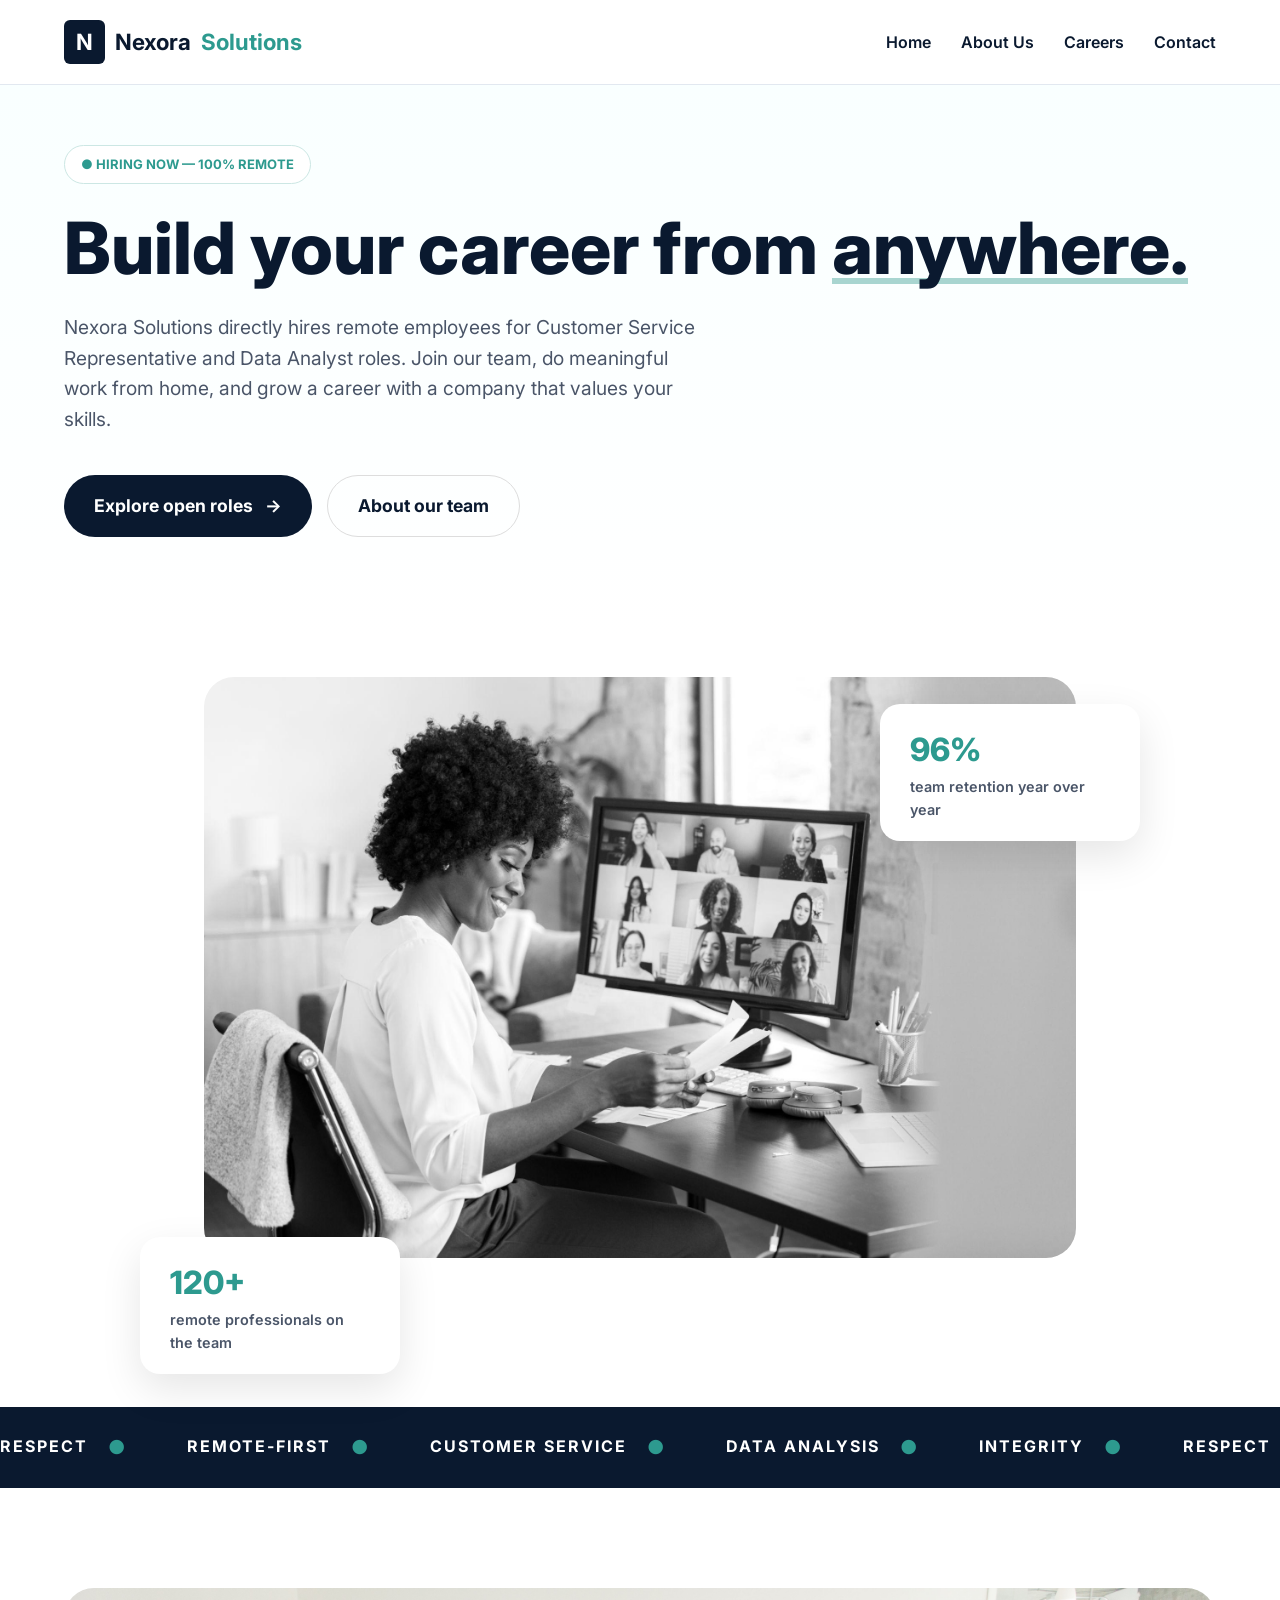
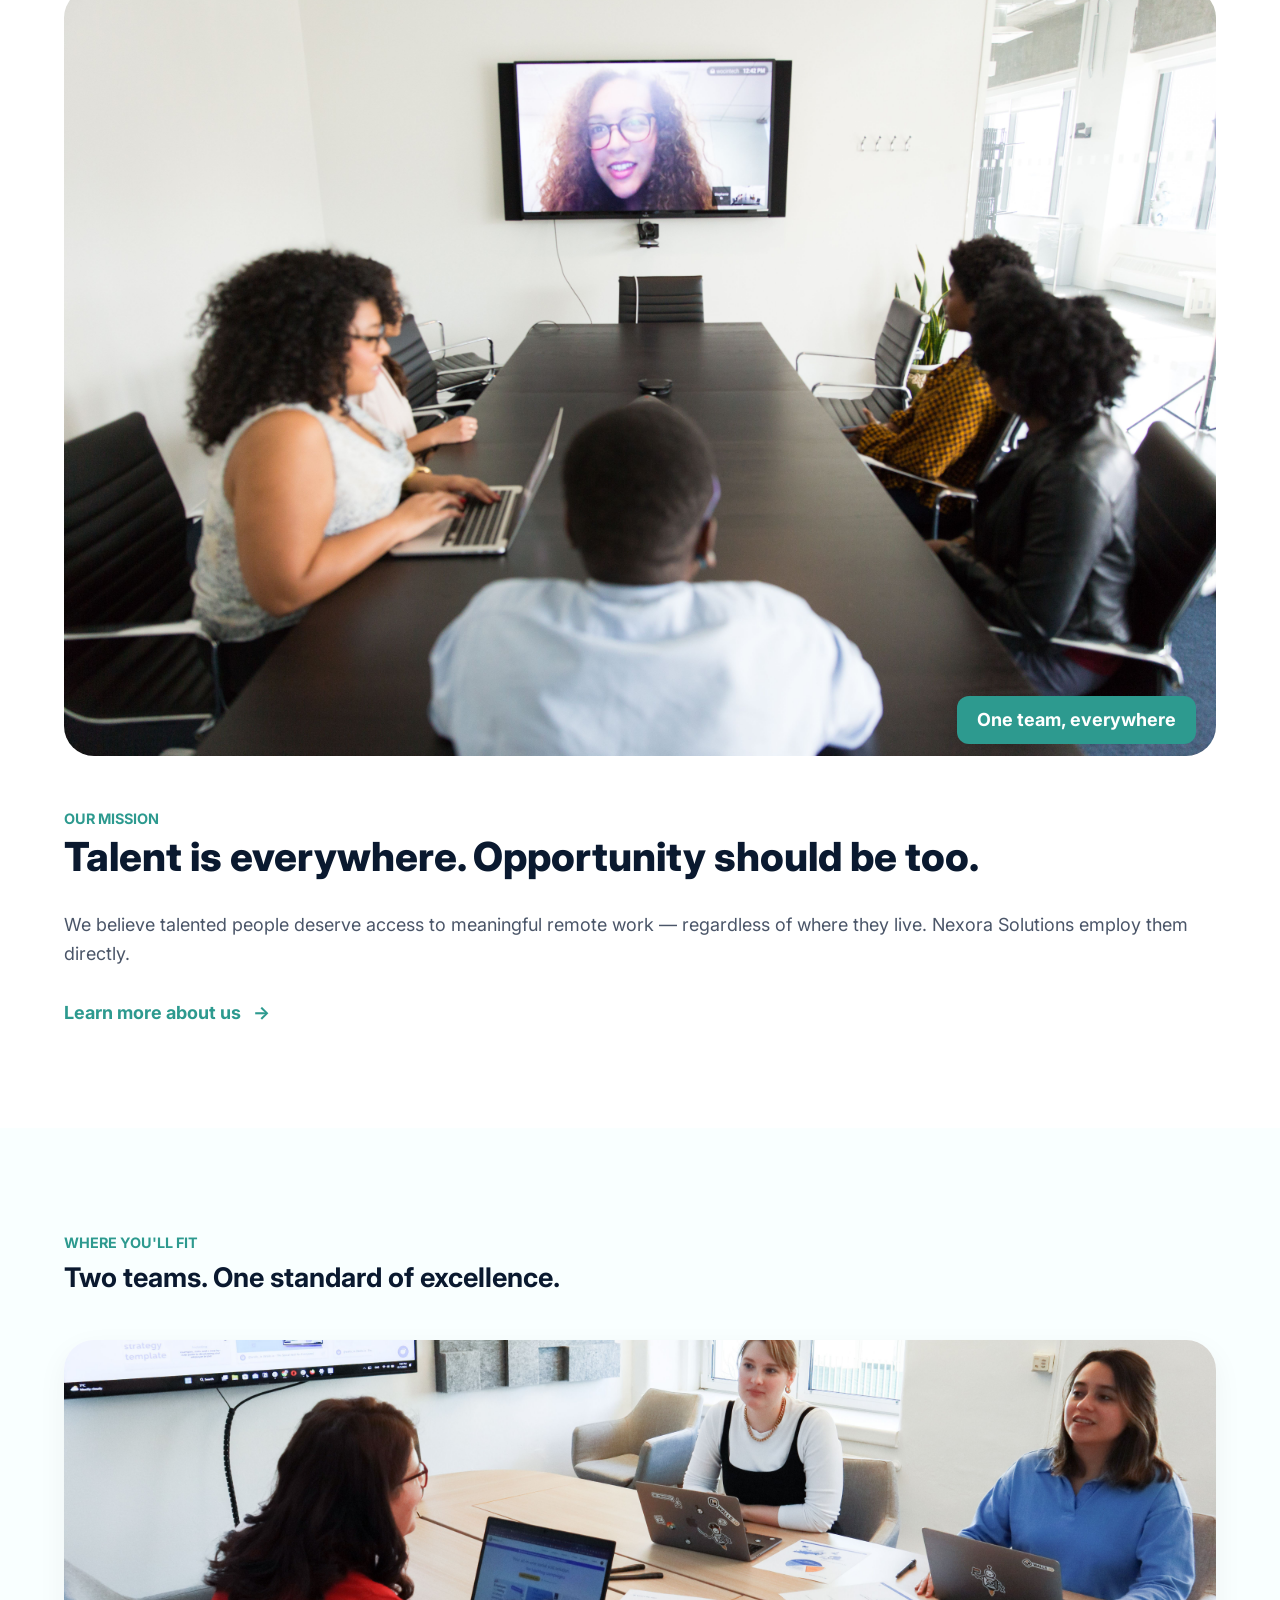
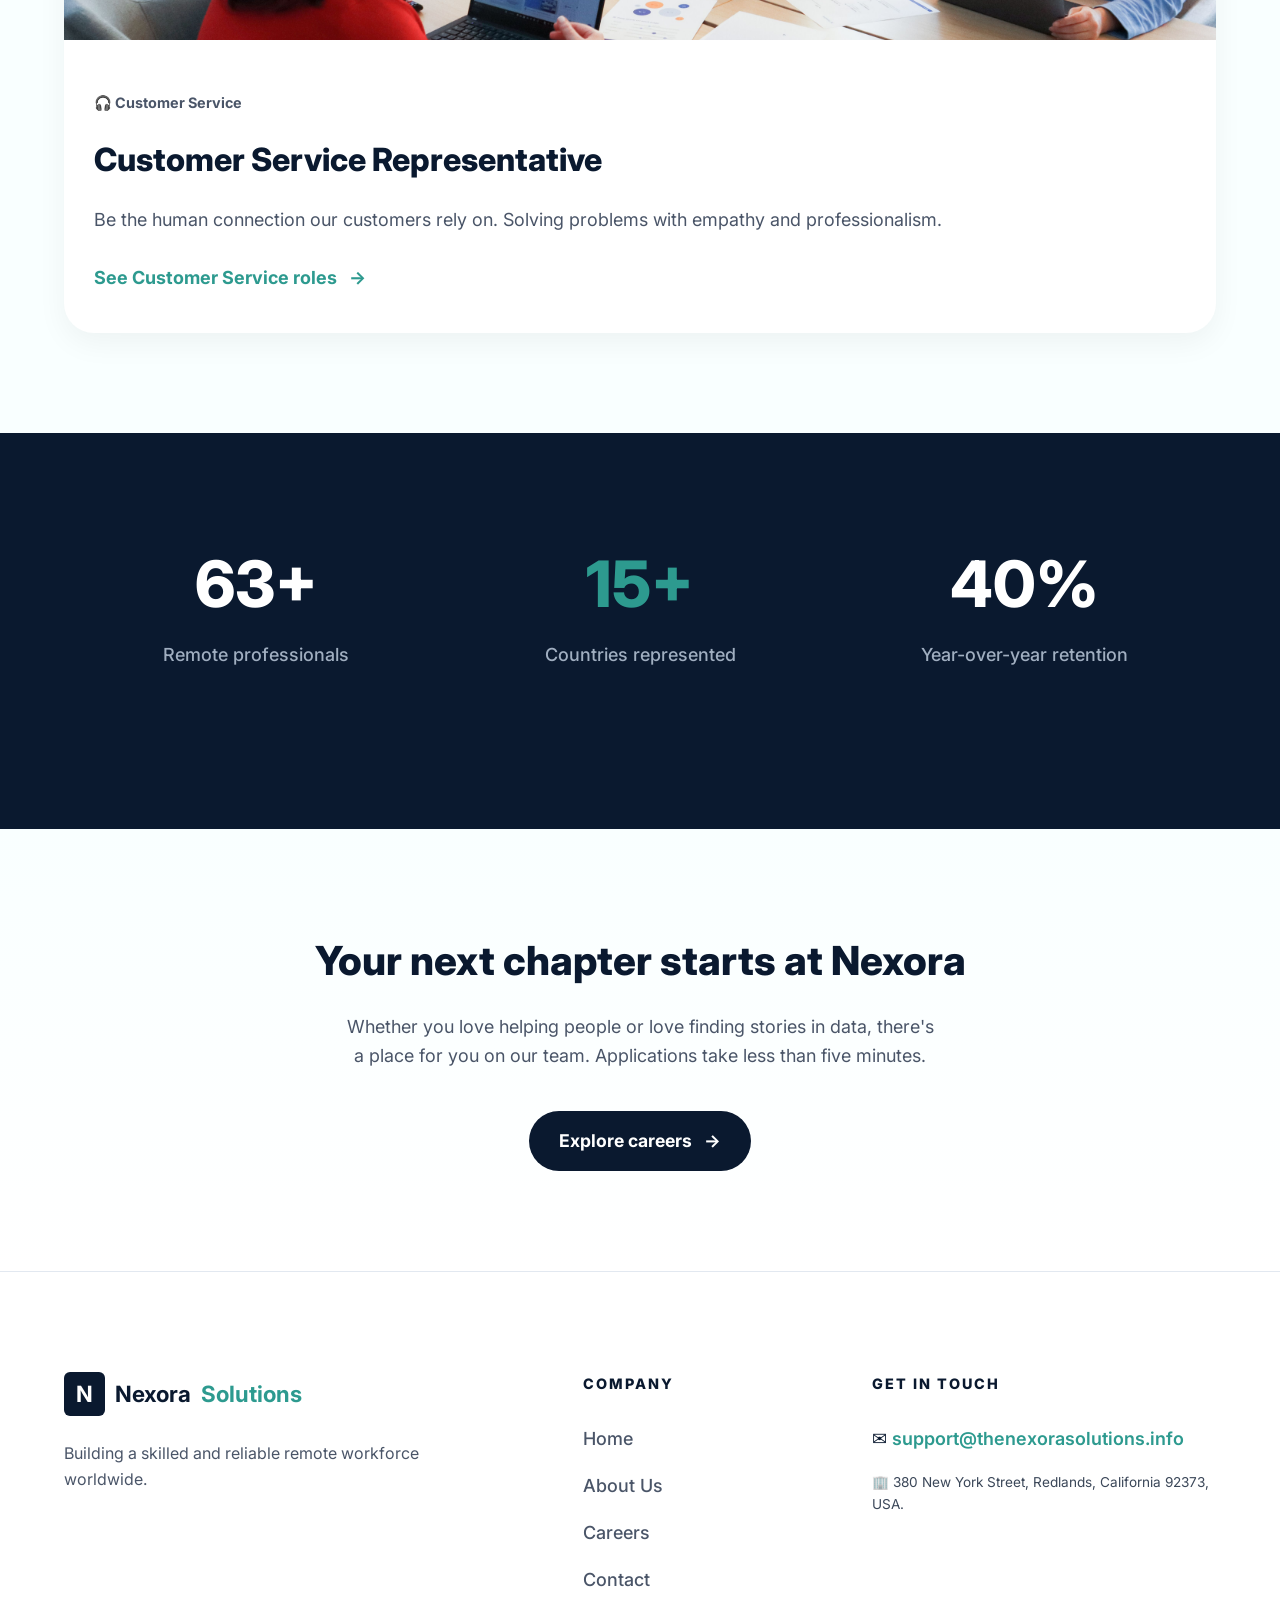
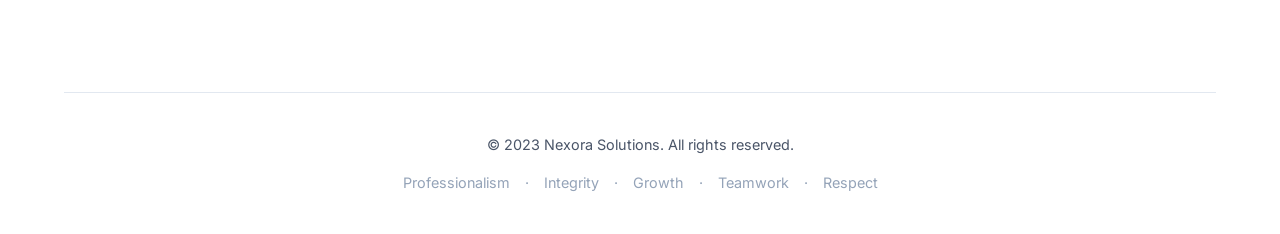
<file: index.html>
<!DOCTYPE html>
<html lang="en">
<head>
    <!-- Google tag (gtag.js) -->
    <script async src="https://www.googletagmanager.com/gtag/js?id=G-X53CKTHE0B"></script>
    <script>
      window.dataLayer = window.dataLayer || [];
      function gtag(){dataLayer.push(arguments);}
      gtag('js', new Date());
      gtag('config', 'G-X53CKTHE0B');
    </script>

    <meta charset="UTF-8">
    <meta name="viewport" content="width=device-width, initial-scale=1.0">
    <title>Nexora Solutions | Home</title>
    <!-- Professional Large Font -->
    <link href="https://fonts.googleapis.com/css2?family=Inter:wght@400;500;600;700;800&display=swap" rel="stylesheet">
    <style>
        :root {
            --navy: #0A192F;
            --teal: #2D9A8F;
            --light-teal: #f0fafa;
            --text-dark: #0A192F;
            --text-gray: #4A5568;
            --border: #E2E8F0;
        }

        /* --- GLOBAL STYLE --- */
        * { margin: 0; padding: 0; box-sizing: border-box; font-family: 'Inter', sans-serif; }
        body { background: #fff; color: var(--text-dark); line-height: 1.6; font-size: 18px; overflow-x: hidden; }

        /* --- NAVIGATION --- */
        nav { 
            display: flex; justify-content: space-between; align-items: center; 
            padding: 20px 5%; background: #fff; border-bottom: 1px solid var(--border); 
            position: sticky; top: 0; z-index: 1000; 
        }
        .logo { display: flex; align-items: center; gap: 10px; text-decoration: none; font-weight: 700; color: var(--navy); font-size: 1.4rem; }
        .logo span { color: var(--teal); }
        .logo-box { background: var(--navy); color: white; padding: 4px 12px; border-radius: 6px; }
        .nav-links { display: none; list-style: none; gap: 30px; }
        .nav-links a { text-decoration: none; color: var(--navy); font-weight: 600; font-size: 1rem; }
        .burger { font-size: 32px; cursor: pointer; display: block; }

        /* --- MOBILE MENU OVERLAY --- */
        .mobile-overlay {
            position: fixed; top: 0; right: -100%; width: 100%; height: 100%;
            background: rgba(10, 25, 47, 0.4); z-index: 2000; transition: 0.3s;
        }
        .mobile-overlay.active { right: 0; }
        .menu-content {
            position: absolute; right: 0; width: 85%; height: 100%;
            background: #fff; padding: 40px 30px; display: flex; flex-direction: column;
            box-shadow: -10px 0 30px rgba(0,0,0,0.1);
        }
        .close-menu { align-self: flex-end; font-size: 40px; cursor: pointer; color: var(--teal); margin-bottom: 20px; }
        .menu-links a { 
            text-decoration: none; color: var(--text-dark); font-size: 1.4rem; 
            font-weight: 700; padding: 20px 0; border-bottom: 1px dashed #E2E8F0; display: block;
        }
        .menu-pill-btn { background: var(--navy); color: white !important; padding: 18px; border-radius: 50px; text-align: center; margin-top: 40px; font-weight: 700; text-decoration: none; display: block; }

        /* --- HERO SECTION --- */
        .hero { padding: 60px 5%; background: linear-gradient(180deg, #F9FFFF 0%, #fff 100%); text-align: left; }
        .badge { display: inline-block; padding: 8px 16px; border: 1px solid #cce7e4; color: var(--teal); border-radius: 50px; font-size: 13px; font-weight: 700; margin-bottom: 24px; background: #fff; }
        h1 { font-size: 3.2rem; line-height: 1.1; font-weight: 800; margin-bottom: 25px; }
        .underline { border-bottom: 6px solid #A8D5D0; display: inline-block; line-height: 0.85; }
        .hero-p { color: var(--text-gray); font-size: 1.2rem; max-width: 650px; margin-bottom: 40px; }
        
        .btn-group { display: flex; flex-wrap: wrap; gap: 15px; margin-bottom: 40px; }
        .btn { padding: 16px 30px; border-radius: 50px; text-decoration: none; font-weight: 700; display: inline-flex; align-items: center; transition: 0.3s; font-size: 1.1rem; }
        .btn-navy { background: var(--navy); color: white; }
        .btn-outline { border: 1px solid #ddd; color: var(--text-dark); }

        /* --- STATS IMAGE AREA --- */
        .stats-image-area { padding: 40px 5%; position: relative; max-width: 1000px; margin: 0 auto; }
        .stats-image-area img { width: 100%; border-radius: 30px; filter: grayscale(100%); }
        .float-card { position: absolute; background: #fff; padding: 20px 30px; border-radius: 20px; box-shadow: 0 15px 40px rgba(0,0,0,0.1); width: 260px; z-index: 10; }
        .card-96 { top: 10%; right: 0; }
        .card-120 { bottom: -10%; left: 0; }
        .float-card h3 { color: var(--teal); font-size: 2rem; font-weight: 800; }
        .float-card p { font-size: 0.9rem; color: var(--text-gray); font-weight: 600; }

        /* --- MARQUEE ANIMATION --- */
        .marquee { 
            background: var(--navy); 
            color: #fff; 
            padding: 25px 0; 
            overflow: hidden; 
            display: flex; 
            margin-top: 100px;
            white-space: nowrap;
        }
        .marquee-inner {
            display: flex;
            gap: 60px;
            animation: scroll-marquee 30s linear infinite;
        }
        .marquee span { 
            flex-shrink: 0; 
            text-transform: uppercase; 
            color: #fff; 
            font-weight: 700; 
            letter-spacing: 2px; 
            font-size: 1rem;
            display: flex;
            align-items: center;
        }
        .marquee b { color: var(--teal); margin-left: 20px; font-size: 1.2rem;}

        @keyframes scroll-marquee {
            0% { transform: translateX(0); }
            100% { transform: translateX(-50%); }
        }

        /* --- OUR MISSION --- */
        .mission { padding: 100px 5%; }
        .mission-img-wrap { position: relative; margin-bottom: 40px; }
        .mission-img-wrap img { width: 100%; border-radius: 30px; }
        .one-team-badge { position: absolute; bottom: 20px; right: 20px; background: var(--teal); color: #fff; padding: 10px 20px; border-radius: 12px; font-weight: 700; }
        .section-header { color: var(--teal); font-weight: 700; font-size: 0.9rem; text-transform: uppercase; margin-bottom: 15px; display: block; }
        .mission h2 { font-size: 2.5rem; font-weight: 800; line-height: 1.2; margin-bottom: 30px; }
        .mission p { color: var(--text-gray); margin-bottom: 30px; }
        .learn-more { color: var(--teal); text-decoration: none; font-weight: 700; display: flex; align-items: center; gap: 8px; }

        /* --- WHERE YOU'LL FIT --- */
        .where-fit { padding: 100px 5%; background: #F9FFFF; }
        .team-card { background: #fff; border-radius: 30px; overflow: hidden; box-shadow: 0 10px 30px rgba(0,0,0,0.05); margin-top: 40px; }
        .team-card-img { width: 100%; height: 300px; object-fit: cover; }
        .team-card-body { padding: 40px 30px; }
        .dept-badge { display: inline-flex; align-items: center; gap: 8px; font-weight: 700; font-size: 0.9rem; color: var(--text-gray); margin-bottom: 20px; }
        .team-card h3 { font-size: 2rem; font-weight: 800; margin-bottom: 20px; }
        .team-card p { color: var(--text-gray); margin-bottom: 30px; }

        /* --- DARK STATS SECTION --- */
        .dark-stats { background: var(--navy); color: #fff; padding: 100px 5%; text-align: center; }
        .stat-box { margin-bottom: 60px; }
        .stat-box h2 { font-size: 4rem; font-weight: 800; margin-bottom: 5px; }
        .stat-box h2.teal-text { color: var(--teal); }
        .stat-box p { color: #a0aec0; font-weight: 500; }

        /* --- FINAL CTA --- */
        .final-cta { padding: 100px 5%; background: linear-gradient(180deg, #F9FFFF 0%, #fff 100%); text-align: center; }
        .final-cta h2 { font-size: 2.5rem; font-weight: 800; margin-bottom: 20px; }
        .final-cta p { color: var(--text-gray); margin-bottom: 40px; max-width: 600px; margin-left: auto; margin-right: auto; }

        /* --- FOOTER --- */
        footer { padding: 100px 5% 40px; border-top: 1px solid var(--border); background: #fff; }
        .footer-grid { display: grid; grid-template-columns: 1fr; gap: 60px; text-align: left; }
        .footer-header { font-size: 0.9rem; font-weight: 800; letter-spacing: 2px; text-transform: uppercase; margin-bottom: 30px; color: var(--navy); }
        
        .footer-links, .contact-list { 
            list-style: none !important; 
            padding: 0 !important; 
        }
        .footer-links li, .contact-list li { margin-bottom: 18px; }
        .footer-links a { text-decoration: none; color: var(--text-gray); font-weight: 500; }

        .footer-bottom { border-top: 1px solid var(--border); margin-top: 80px; padding-top: 40px; text-align: center; }
        .principles-list { display: flex; gap: 15px; color: #94a3b8; font-size: 0.9rem; justify-content: center; margin-top: 15px; flex-wrap: wrap; }

        @media (min-width: 1024px) {
            .nav-links { display: flex; } .burger { display: none; }
            h1 { font-size: 4.5rem; }
            .footer-grid { grid-template-columns: 2fr 1fr 1.5fr; }
            .where-fit-grid { display: grid; grid-template-columns: 1fr 1fr; gap: 30px; }
            .dark-stats-grid { display: grid; grid-template-columns: 1fr 1fr 1fr; }
        }
    </style>
</head>
<body>

    <!-- Header Navigation -->
    <nav>
        <a href="index.html" class="logo"><div class="logo-box">N</div> Nexora <span>Solutions</span></a>
        <ul class="nav-links">
            <li><a href="index.html">Home</a></li>
            <li><a href="about.html">About Us</a></li>
            <li><a href="careers.html">Careers</a></li>
            <li><a href="contact.html">Contact</a></li>
        </ul>
        <div class="burger" onclick="toggleMenu()">☰</div>
    </nav>

    <!-- Mobile Slide-out Menu -->
    <div class="mobile-overlay" id="mobileMenu">
        <div class="menu-content">
            <div class="close-menu" onclick="toggleMenu()">✕</div>
            <div class="menu-links">
                <a href="index.html">Home</a>
                <a href="about.html">About Us</a>
                <a href="careers.html">Careers</a>
                <a href="contact.html">Contact</a>
            </div>
            <a href="careers.html" class="menu-pill-btn">View open roles &nbsp; →</a>
        </div>
    </div>

    <!-- Hero Section -->
    <header class="hero">
        <div class="badge">● HIRING NOW — 100% REMOTE</div>
        <h1>Build your career from <span class="underline">anywhere.</span></h1>
        <p class="hero-p">Nexora Solutions directly hires remote employees for Customer Service Representative and Data Analyst roles. Join our team, do meaningful work from home, and grow a career with a company that values your skills.</p>
        <div class="btn-group">
            <a href="careers.html" class="btn btn-navy">Explore open roles &nbsp; →</a>
            <a href="about.html" class="btn btn-outline">About our team</a>
        </div>
    </header>

    <!-- Stats Image Area -->
    <section class="stats-image-area">
        <img src="teams.jpeg" alt="Professional working">
        <div class="float-card card-96">
            <h3><span class="count" data-target="96">0</span>%</h3>
            <p>team retention year over year</p>
        </div>
        <div class="float-card card-120">
            <h3><span class="count" data-target="120">0</span>+</h3>
            <p>remote professionals on the team</p>
        </div>
    </section>

    <!-- Scrolling Marquee -->
    <div class="marquee">
        <div class="marquee-inner">
            <span>RESPECT <b>●</b></span> <span>REMOTE-FIRST <b>●</b></span> <span>CUSTOMER SERVICE <b>●</b></span> <span>DATA ANALYSIS <b>●</b></span> <span>INTEGRITY <b>●</b></span>
            <!-- Loop -->
            <span>RESPECT <b>●</b></span> <span>REMOTE-FIRST <b>●</b></span> <span>CUSTOMER SERVICE <b>●</b></span> <span>DATA ANALYSIS <b>●</b></span> <span>INTEGRITY <b>●</b></span>
        </div>
    </div>

    <!-- Our Mission -->
    <section class="mission">
        <div class="mission-img-wrap">
            <img src="nexora.jpg" alt="Mission">
            <div class="one-team-badge">One team, everywhere</div>
        </div>
        <span style="color:var(--teal); font-weight:700; font-size:0.9rem; text-transform:uppercase;">OUR MISSION</span>
        <h2>Talent is everywhere. Opportunity should be too.</h2>
        <p>We believe talented people deserve access to meaningful remote work — regardless of where they live. Nexora Solutions employ them directly.</p>
        <a href="about.html" class="learn-more">Learn more about us &nbsp; →</a>
    </section>

    <!-- Where You'll Fit -->
    <section class="where-fit">
        <span style="color:var(--teal); font-weight:700; font-size:0.9rem; text-transform:uppercase;">WHERE YOU'LL FIT</span>
        <h2>Two teams. One standard of excellence.</h2>
        <div class="team-card">
            <img src="work.jpg" class="team-card-img" alt="Customer Service Team">
            <div class="team-card-body">
                <div class="dept-badge">🎧 Customer Service</div>
                <h3>Customer Service Representative</h3>
                <p>Be the human connection our customers rely on. Solving problems with empathy and professionalism.</p>
                <a href="careers.html" style="color:var(--teal); font-weight:700; text-decoration:none;">See Customer Service roles &nbsp; →</a>
            </div>
        </div>
    </section>

    <!-- Dark Stats Section -->
    <section class="dark-stats">
        <div class="dark-stats-grid">
            <div class="stat-box">
                <h2><span class="count" data-target="120">0</span>+</h2>
                <p>Remote professionals</p>
            </div>
            <div class="stat-box">
                <h2 class="teal-text"><span class="count" data-target="15">0</span>+</h2>
                <p>Countries represented</p>
            </div>
            <div class="stat-box">
                <h2><span class="count" data-target="96">0</span>%</h2>
                <p>Year-over-year retention</p>
            </div>
        </div>
    </section>

    <!-- CTA -->
    <section class="final-cta">
        <h2>Your next chapter starts at Nexora</h2>
        <p>Whether you love helping people or love finding stories in data, there's a place for you on our team. Applications take less than five minutes.</p>
        <a href="careers.html" class="btn btn-navy">Explore careers &nbsp; →</a>
    </section>

    <!-- Organized Footer -->
    <footer>
        <div class="footer-grid">
            <div>
                <a href="index.html" class="logo"><div class="logo-box">N</div> Nexora <span>Solutions</span></a>
                <p style="margin-top:25px; color:var(--text-gray); max-width: 400px; font-size: 1rem;">Building a skilled and reliable remote workforce worldwide.</p>
            </div>
            <div>
                <h4 class="footer-header">Company</h4>
                <ul class="footer-links">
                    <li><a href="index.html">Home</a></li>
                    <li><a href="about.html">About Us</a></li>
                    <li><a href="careers.html">Careers</a></li>
                    <li><a href="contact.html">Contact</a></li>
                </ul>
            </div>
            <div>
                <h4 class="footer-header">Get In Touch</h4>
                <ul class="contact-list">
                    <li>✉ <a href="mailto:support@thenexorasolutions.info" style="color:var(--teal); text-decoration:none; font-weight:600;">support@thenexorasolutions.info</a></li>
                    <li style="font-size: 0.85rem; opacity: 0.8; margin-top: 10px;">🏢 380 New York Street, Redlands, California 92373, USA.</li>
                </ul>
            </div>
        </div>
        <div class="footer-bottom">
            <p style="color:var(--text-gray); font-size:0.9rem;">© 2023 Nexora Solutions. All rights reserved.</p>
            <div class="principles-list">
                <span>Professionalism</span> · <span>Integrity</span> · <span>Growth</span> · <span>Teamwork</span> · <span>Respect</span>
            </div>
        </div>
    </footer>

    <!-- JAVASCRIPT FOR MENU & COUNTING ANIMATION -->
    <script>
        function toggleMenu() { document.getElementById('mobileMenu').classList.toggle('active'); }

        // --- FIXED NUMBER COUNTER ANIMATION ---
        const counters = document.querySelectorAll('.count');
        const speed = 200; 

        const countUp = (entries, observer) => {
            entries.forEach(entry => {
                // Changed threshold to 0.2 to make it trigger easier
                if (entry.isIntersecting) {
                    const target = entry.target;
                    const updateCount = () => {
                        const targetValue = +target.getAttribute('data-target');
                        const currentCount = +target.innerText;
                        // Ensuring increment is at least 1 so it doesn't get stuck
                        const increment = Math.max(1, targetValue / 50);

                        if (currentCount < targetValue) {
                            target.innerText = Math.ceil(currentCount + increment);
                            setTimeout(updateCount, 30);
                        } else {
                            target.innerText = targetValue;
                        }
                    };
                    updateCount();
                    observer.unobserve(target); 
                }
            });
        };

        const observer = new IntersectionObserver(countUp, { threshold: 0.2 });
        counters.forEach(counter => observer.observe(counter));
    </script>

    <!-- Statcounter code -->
    <div style="display:none;">
        <script type="text/javascript">
        var sc_project=13351368; 
        var sc_invisible=1; 
        var sc_security="508da928"; 
        var scJsHost = "https://";
        document.write("<sc"+"ript type='text/javascript' src='" + scJsHost+
        "statcounter.com/counter/counter.js'></"+"script>");
        </script>
    </div>
</body>
</html>
</file>
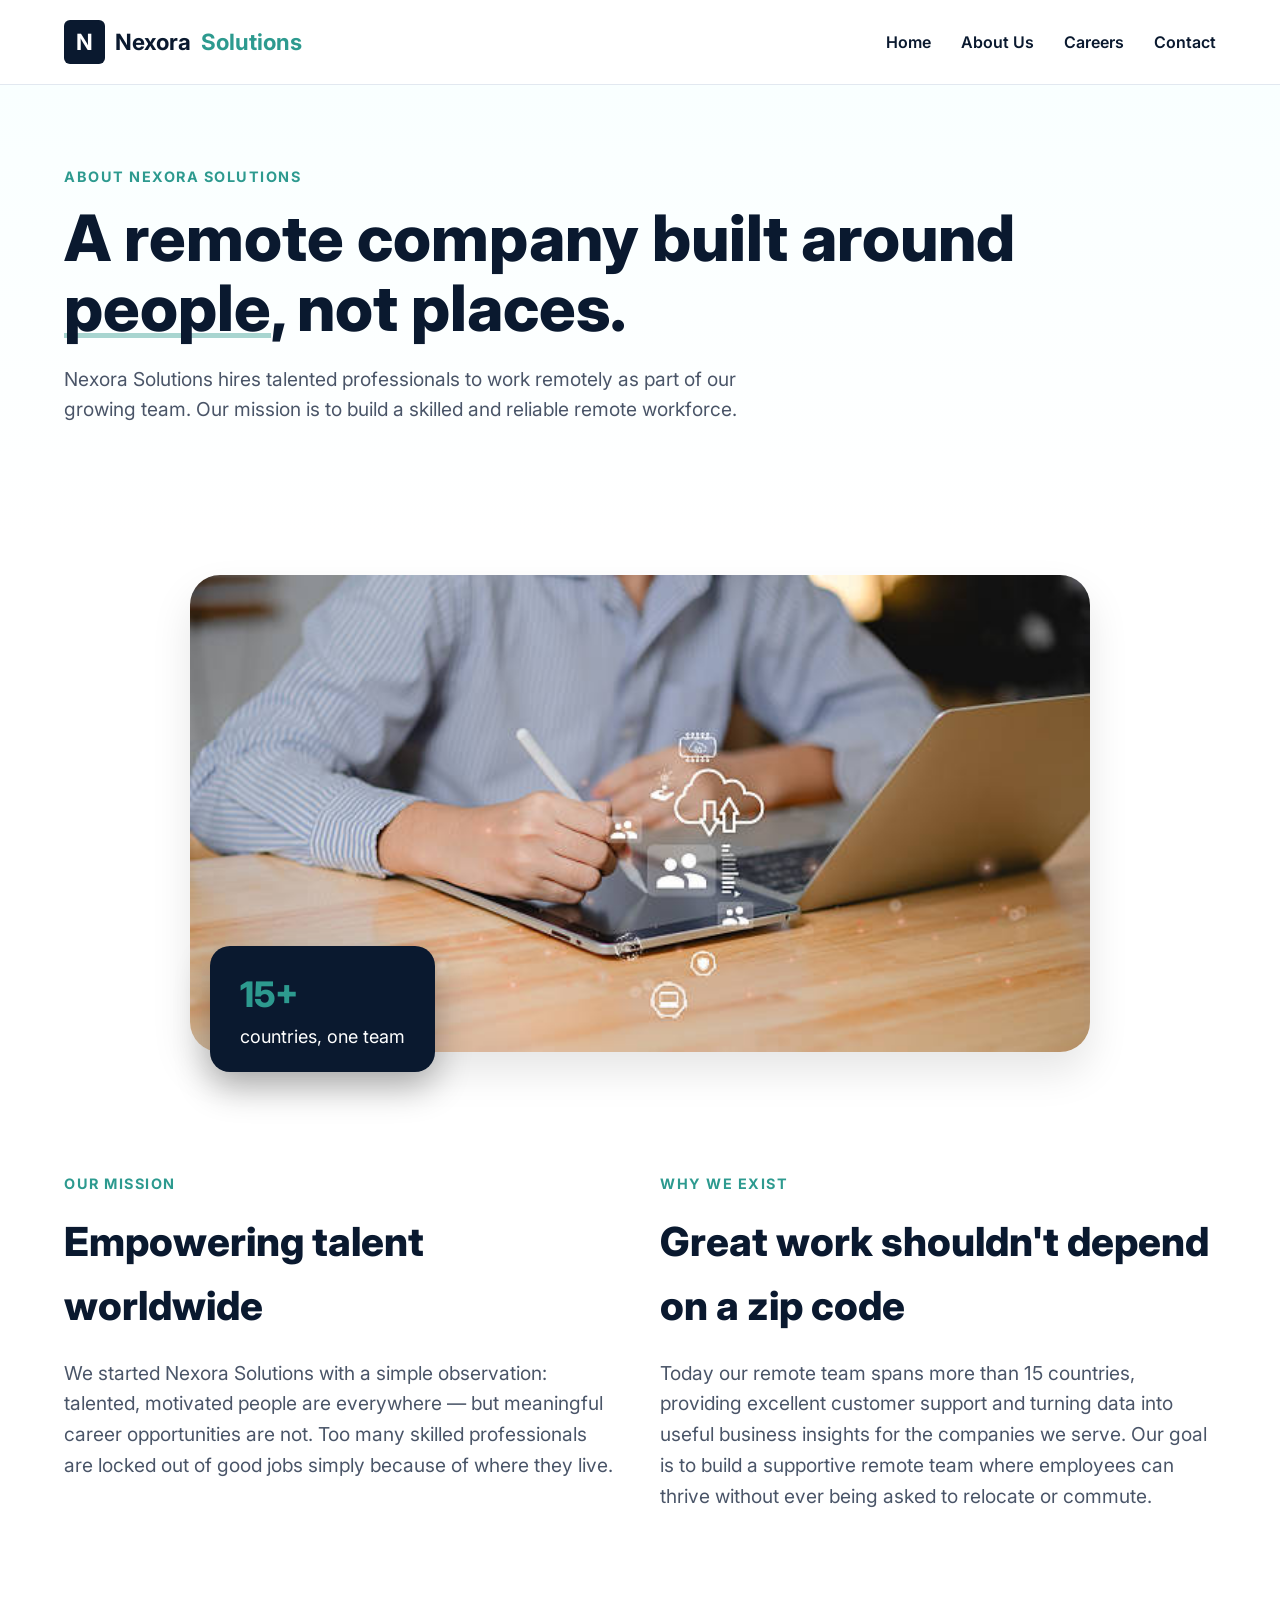
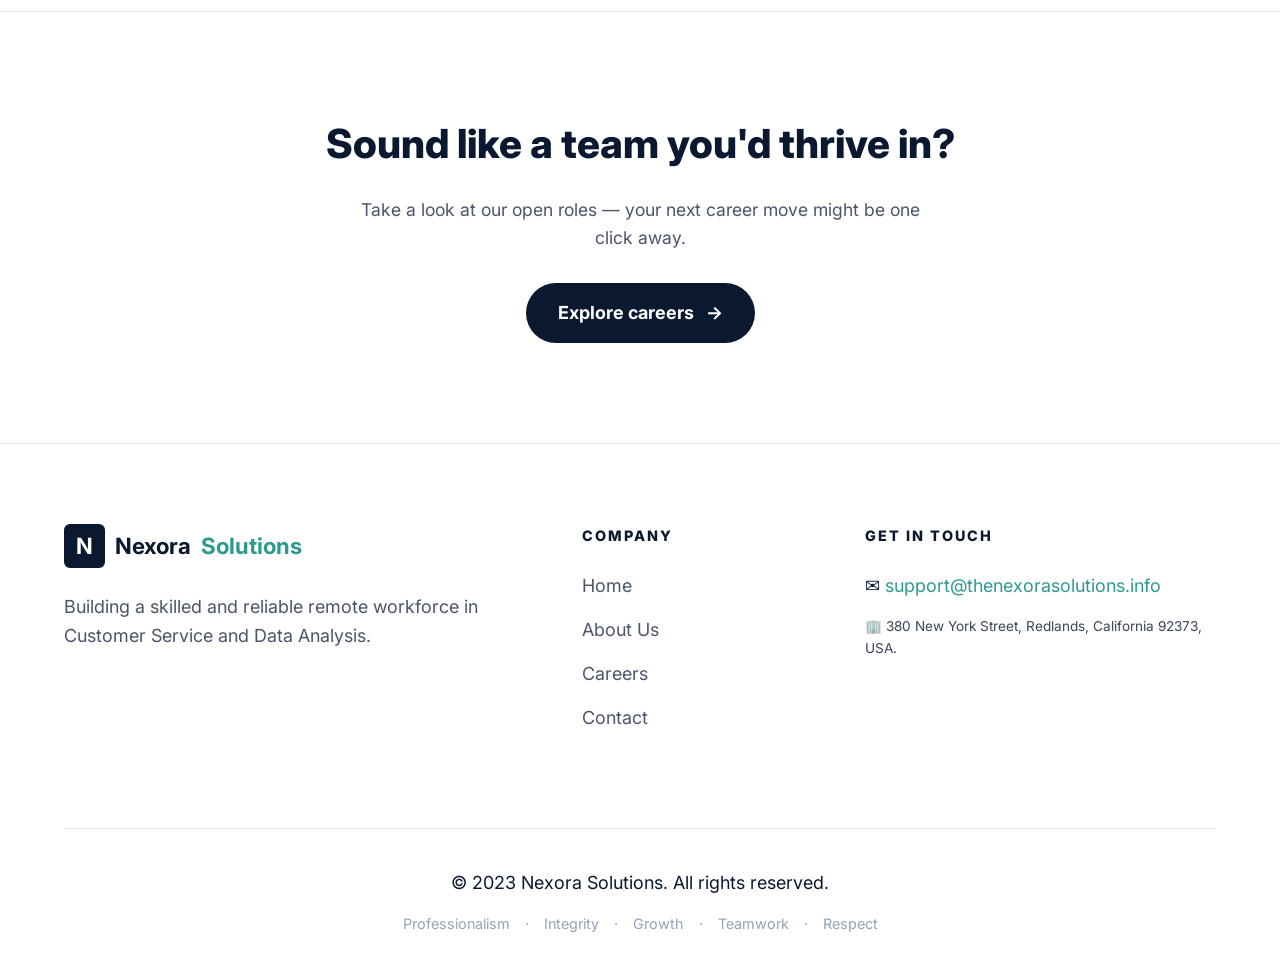
<file: about.html>
<!DOCTYPE html>
<html lang="en">
<head>
    <!-- Google tag (gtag.js) -->
    <script async src="https://www.googletagmanager.com/gtag/js?id=G-X53CKTHE0B"></script>
    <script>
      window.dataLayer = window.dataLayer || [];
      function gtag(){dataLayer.push(arguments);}
      gtag('js', new Date());

      gtag('config', 'G-X53CKTHE0B');
    </script>

    <meta charset="UTF-8">
    <meta name="viewport" content="width=device-width, initial-scale=1.0">
    <title>About Us | Nexora Solutions</title>
    <!-- Professional Font -->
    <link href="https://fonts.googleapis.com/css2?family=Inter:wght@400;500;600;700;800&display=swap" rel="stylesheet">
    
    <style>
        :root {
            --navy: #0A192F;
            --teal: #2D9A8F;
            --text-dark: #0A192F;
            --text-gray: #4A5568;
            --border: #E2E8F0;
            --light-bg: #F9FFFF;
        }

        /* --- GLOBAL STYLE --- */
        * { margin: 0; padding: 0; box-sizing: border-box; font-family: 'Inter', sans-serif; }
        body { background: #fff; color: var(--text-dark); line-height: 1.6; font-size: 18px; overflow-x: hidden; }

        /* --- NAVIGATION --- */
        nav { 
            display: flex; justify-content: space-between; align-items: center; 
            padding: 20px 5%; background: #fff; border-bottom: 1px solid var(--border); 
            position: sticky; top: 0; z-index: 1000; 
        }
        .logo { display: flex; align-items: center; gap: 10px; text-decoration: none; font-weight: 700; color: var(--navy); font-size: 1.4rem; }
        .logo span { color: var(--teal); }
        .logo-box { background: var(--navy); color: white; padding: 4px 12px; border-radius: 6px; }
        
        .nav-links { display: none; list-style: none; gap: 30px; }
        .nav-links a { text-decoration: none; color: var(--navy); font-weight: 600; font-size: 1rem; }
        .burger { font-size: 32px; cursor: pointer; display: block; }

        /* --- MOBILE MENU OVERLAY (FIXED VISIBILITY) --- */
        .mobile-overlay {
            position: fixed; top: 0; right: -100%; width: 100%; height: 100%;
            background: rgba(10, 25, 47, 0.4); z-index: 2000; transition: 0.3s;
        }
        .mobile-overlay.active { right: 0; }
        .menu-content {
            position: absolute; right: 0; width: 85%; height: 100%;
            background: #fff; padding: 40px 30px; display: flex; flex-direction: column;
            box-shadow: -10px 0 30px rgba(0,0,0,0.1);
        }
        .close-menu { align-self: flex-end; font-size: 40px; cursor: pointer; color: var(--teal); margin-bottom: 20px; }
        
        .menu-content a { 
            text-decoration: none; color: var(--text-dark); 
            font-size: 1.4rem; font-weight: 700; 
            padding: 18px 0; border-bottom: 1px dashed #E2E8F0; 
            display: block;
        }
        .menu-btn { 
            background: var(--navy); color: #ffffff !important; padding: 18px; 
            border-radius: 50px; text-align: center; margin-top: 40px; 
            font-weight: 700; text-decoration: none; display: block;
        }

        /* --- HERO SECTION --- */
        .hero { padding: 80px 5%; background: linear-gradient(180deg, var(--light-bg) 0%, #fff 100%); }
        h1 { font-size: 2.8rem; line-height: 1.1; font-weight: 800; margin-bottom: 20px; color: var(--navy); }
        .underline { border-bottom: 5px solid #A8D5D0; display: inline-block; line-height: 0.8; }
        .hero-p { font-size: 1.2rem; color: var(--text-gray); margin-bottom: 30px; max-width: 700px; }
        
        .section-tag { color: var(--teal); font-weight: 700; font-size: 0.9rem; text-transform: uppercase; letter-spacing: 1.5px; margin-bottom: 15px; display: block; }
        
        /* --- IMAGE SECTION --- */
        .image-section { padding: 40px 5%; }
        .team-img-container { position: relative; max-width: 900px; margin: 0 auto; }
        .team-img-container img { width: 100%; border-radius: 30px; display: block; box-shadow: 0 20px 40px rgba(0,0,0,0.1); }
        .floating-stats-card {
            position: absolute; bottom: -20px; left: 20px; background: var(--navy);
            padding: 20px 30px; border-radius: 20px; color: white; box-shadow: 0 15px 35px rgba(0,0,0,0.3);
        }
        .floating-stats-card h3 { color: var(--teal); font-size: 2.2rem; font-weight: 800; }

        /* --- CONTENT SECTIONS --- */
        .content-section { padding: 80px 5%; }
        .content-grid { display: grid; grid-template-columns: 1fr; gap: 40px; }
        h2 { font-size: 2.5rem; font-weight: 800; color: var(--navy); margin-bottom: 20px; }
        .text-block p { font-size: 1.2rem; color: var(--text-gray); margin-bottom: 20px; }

        /* --- CTA SECTION --- */
        .cta-bottom { padding: 100px 5%; text-align: center; background: #fff; border-top: 1px solid var(--border); }
        .cta-bottom h2 { font-size: 2.5rem; font-weight: 800; color: var(--navy); margin-bottom: 20px; }
        .cta-bottom p { color: var(--text-gray); font-size: 1.1rem; margin: 0 auto 30px; max-width: 600px; }
        .btn { padding: 16px 32px; border-radius: 50px; text-decoration: none; font-weight: 700; display: inline-flex; align-items: center; background: var(--navy); color: white; transition: 0.3s; }

        /* --- FOOTER (FIXED DOTS) --- */
        footer { padding: 80px 5% 40px; border-top: 1px solid var(--border); background: #fff; }
        .footer-grid { display: grid; grid-template-columns: 1fr; gap: 50px; text-align: left; }
        .footer-header { font-size: 0.9rem; font-weight: 800; letter-spacing: 2px; text-transform: uppercase; margin-bottom: 25px; color: var(--navy); }
        
        .footer-links, .contact-list { list-style: none !important; padding: 0 !important; }
        .footer-links li, .contact-list li { margin-bottom: 15px; }
        .footer-links a { text-decoration: none; color: var(--text-gray); }

        .footer-bottom { border-top: 1px solid var(--border); margin-top: 80px; padding-top: 40px; text-align: center; }
        .principles-list { display: flex; gap: 15px; color: #94a3b8; font-size: 0.9rem; justify-content: center; margin-top: 15px; flex-wrap: wrap; }

        @media (min-width: 1024px) {
            .nav-links { display: flex; } .burger { display: none; }
            h1 { font-size: 4rem; }
            .content-grid { grid-template-columns: 1fr 1fr; }
            .footer-grid { grid-template-columns: 2fr 1fr 1.5fr; }
        }
    </style>
</head>
<body>

    <!-- Header Navigation -->
    <nav>
        <a href="index.html" class="logo"><div class="logo-box">N</div> Nexora <span>Solutions</span></a>
        <ul class="nav-links">
            <li><a href="index.html">Home</a></li>
            <li><a href="about.html">About Us</a></li>
            <li><a href="careers.html">Careers</a></li>
            <li><a href="contact.html">Contact</a></li>
        </ul>
        <div class="burger" onclick="toggleMenu()">☰</div>
    </nav>

    <!-- Mobile Menu Overlay -->
    <div class="mobile-overlay" id="mobileMenu">
        <div class="menu-content">
            <div class="close-menu" onclick="toggleMenu()">✕</div>
            <div class="menu-links">
                <a href="index.html">Home</a>
                <a href="about.html">About Us</a>
                <a href="careers.html">Careers</a>
                <a href="contact.html">Contact</a>
            </div>
            <a href="careers.html" class="menu-btn">View open roles &nbsp; →</a>
        </div>
    </div>

    <!-- About Hero -->
    <header class="hero">
        <span class="section-tag">About Nexora Solutions</span>
        <h1>A remote company built around <span class="underline">people</span>, not places.</h1>
        <p class="hero-p">Nexora Solutions hires talented professionals to work remotely as part of our growing team. Our mission is to build a skilled and reliable remote workforce.</p>
    </header>

    <!-- Team Photo Section -->
    <section class="image-section">
        <div class="team-img-container">
            <img src="about-us.jpg" alt="Nexora Team working remotely">
            <div class="floating-stats-card">
                <h3>15+</h3>
                <p>countries, one team</p>
            </div>
        </div>
    </section>

    <!-- Mission & Why We Exist -->
    <section class="content-section">
        <div class="content-grid">
            <div class="text-block">
                <span class="section-tag">Our Mission</span>
                <h2>Empowering talent worldwide</h2>
                <p>We started Nexora Solutions with a simple observation: talented, motivated people are everywhere — but meaningful career opportunities are not. Too many skilled professionals are locked out of good jobs simply because of where they live.</p>
            </div>
            <div class="text-block">
                <span class="section-tag">Why We Exist</span>
                <h2>Great work shouldn't depend on a zip code</h2>
                <p>Today our remote team spans more than 15 countries, providing excellent customer support and turning data into useful business insights for the companies we serve. Our goal is to build a supportive remote team where employees can thrive without ever being asked to relocate or commute.</p>
            </div>
        </div>
    </section>

    <!-- Bottom CTA -->
    <section class="cta-bottom">
        <h2>Sound like a team you'd thrive in?</h2>
        <p>Take a look at our open roles — your next career move might be one click away.</p>
        <a href="careers.html" class="btn">Explore careers &nbsp; →</a>
    </section>

    <!-- Footer -->
    <footer>
        <div class="footer-grid">
            <div>
                <a href="index.html" class="logo"><div class="logo-box">N</div> Nexora <span>Solutions</span></a>
                <p style="margin-top:25px; color:var(--text-gray); max-width: 450px;">Building a skilled and reliable remote workforce in Customer Service and Data Analysis.</p>
            </div>
            <div>
                <h4 class="footer-header">COMPANY</h4>
                <ul class="footer-links">
                    <li><a href="index.html">Home</a></li>
                    <li><a href="about.html">About Us</a></li>
                    <li><a href="careers.html">Careers</a></li>
                    <li><a href="contact.html">Contact</a></li>
                </ul>
            </div>
            <div>
                <h4 class="footer-header">GET IN TOUCH</h4>
                <ul class="contact-list">
                    <li>✉ <a href="mailto:support@thenexorasolutions.info" style="color:var(--teal); text-decoration:none;">support@thenexorasolutions.info</a></li>
                   
                    <li style="font-size: 0.85rem; opacity: 0.8;">🏢  380 New York Street, Redlands, California 92373, USA.</li>
                </ul>
            </div>
        </div>
        <div class="footer-bottom">
            <p class="copyright">© 2023 Nexora Solutions. All rights reserved.</p>
            <div class="principles-list">
                <span>Professionalism</span> · <span>Integrity</span> · <span>Growth</span> · <span>Teamwork</span> · <span>Respect</span>
            </div>
        </div>
    </footer>

    <script>
        function toggleMenu() {
            document.getElementById('mobileMenu').classList.toggle('active');
        }
    </script>
    <!-- Default Statcounter code for Nexora Solutions http://thenexorasolutions.info -->
    <script type="text/javascript">
    var sc_project=13351368; 
    var sc_invisible=0; 
    var sc_security="508da928"; 
    var scJsHost = "https://";
    document.write("<sc"+"ript type='text/javascript' src='" + scJsHost+
    "statcounter.com/counter/counter.js'></"+"script>");
    </script>
    <noscript><div class="statcounter"><a title="Web Analytics"
    href="https://statcounter.com/" target="_blank"><img class="statcounter"
    src="https://c.statcounter.com/13351368/0/508da928/0/" alt="Web Analytics"
    referrerPolicy="no-referrer-when-downgrade"></a></div></noscript>
    <!-- End of Statcounter Code -->


</body>
</html>
</file>
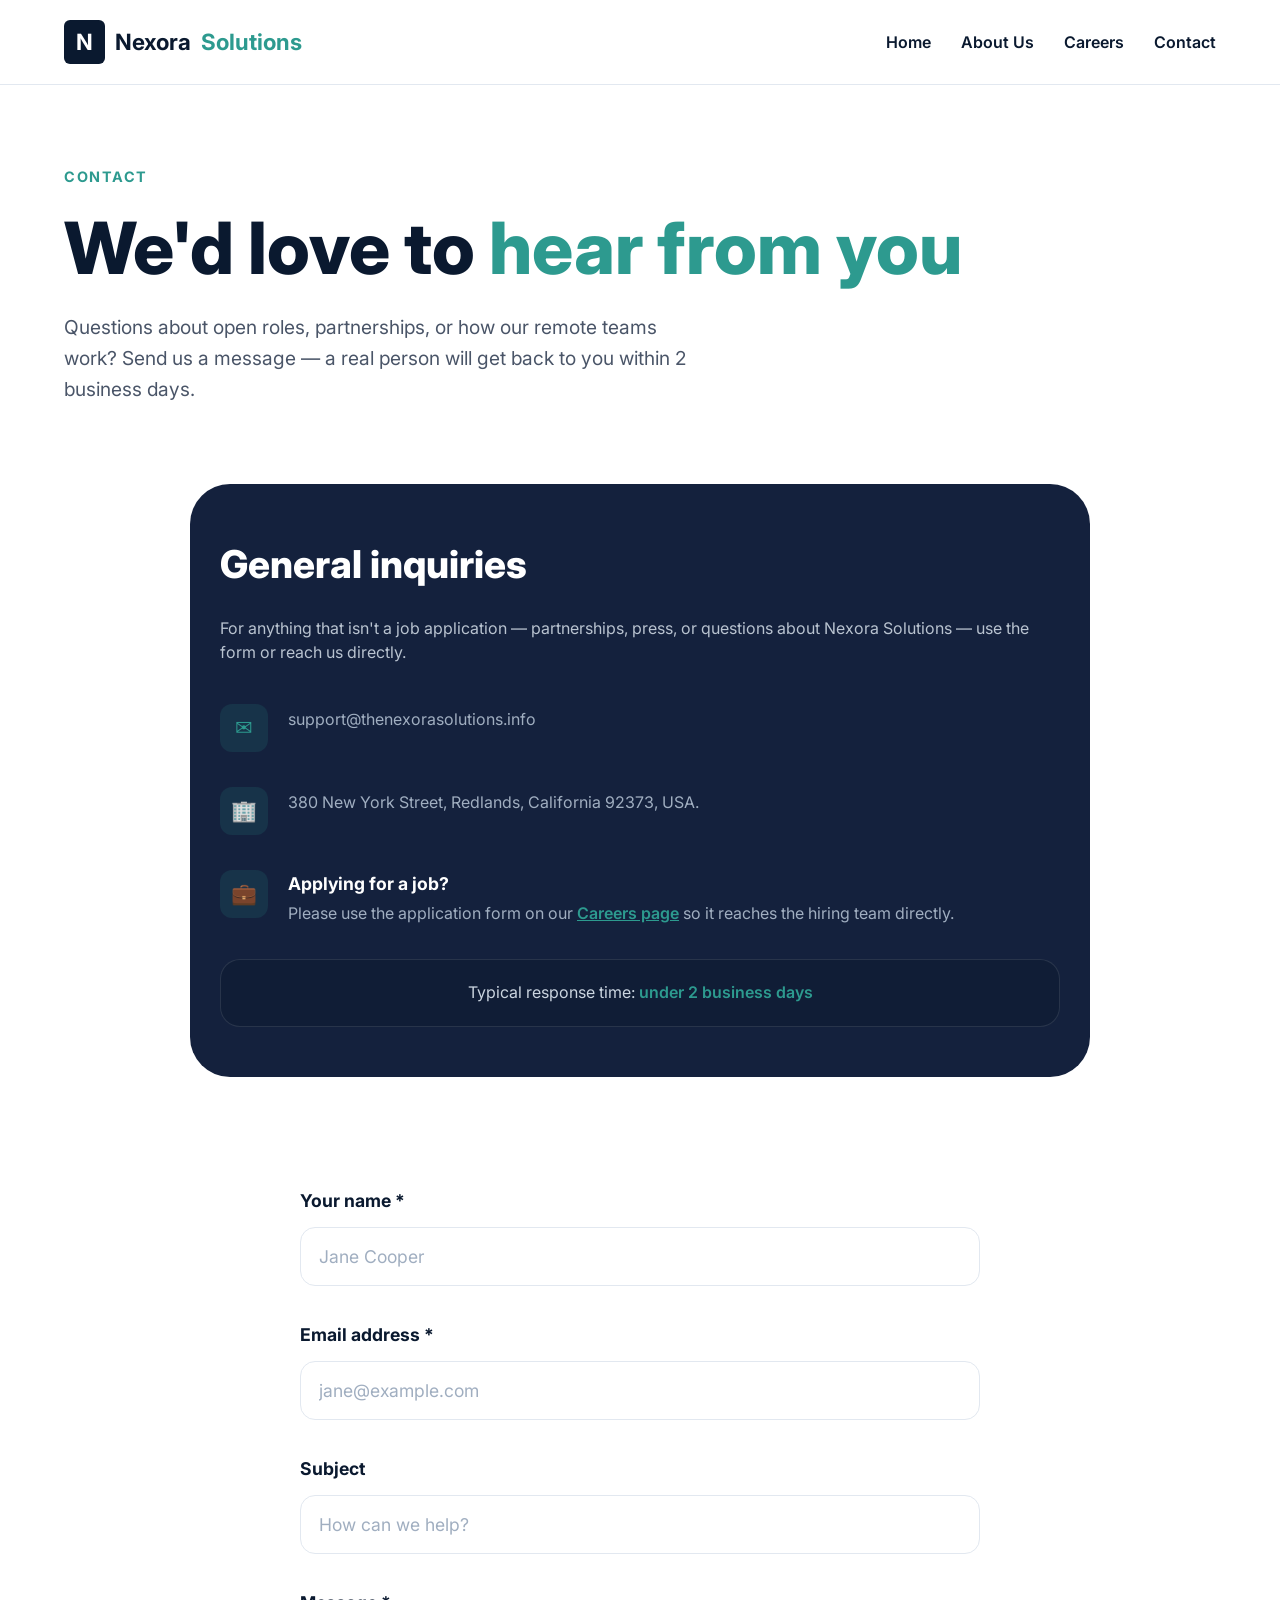
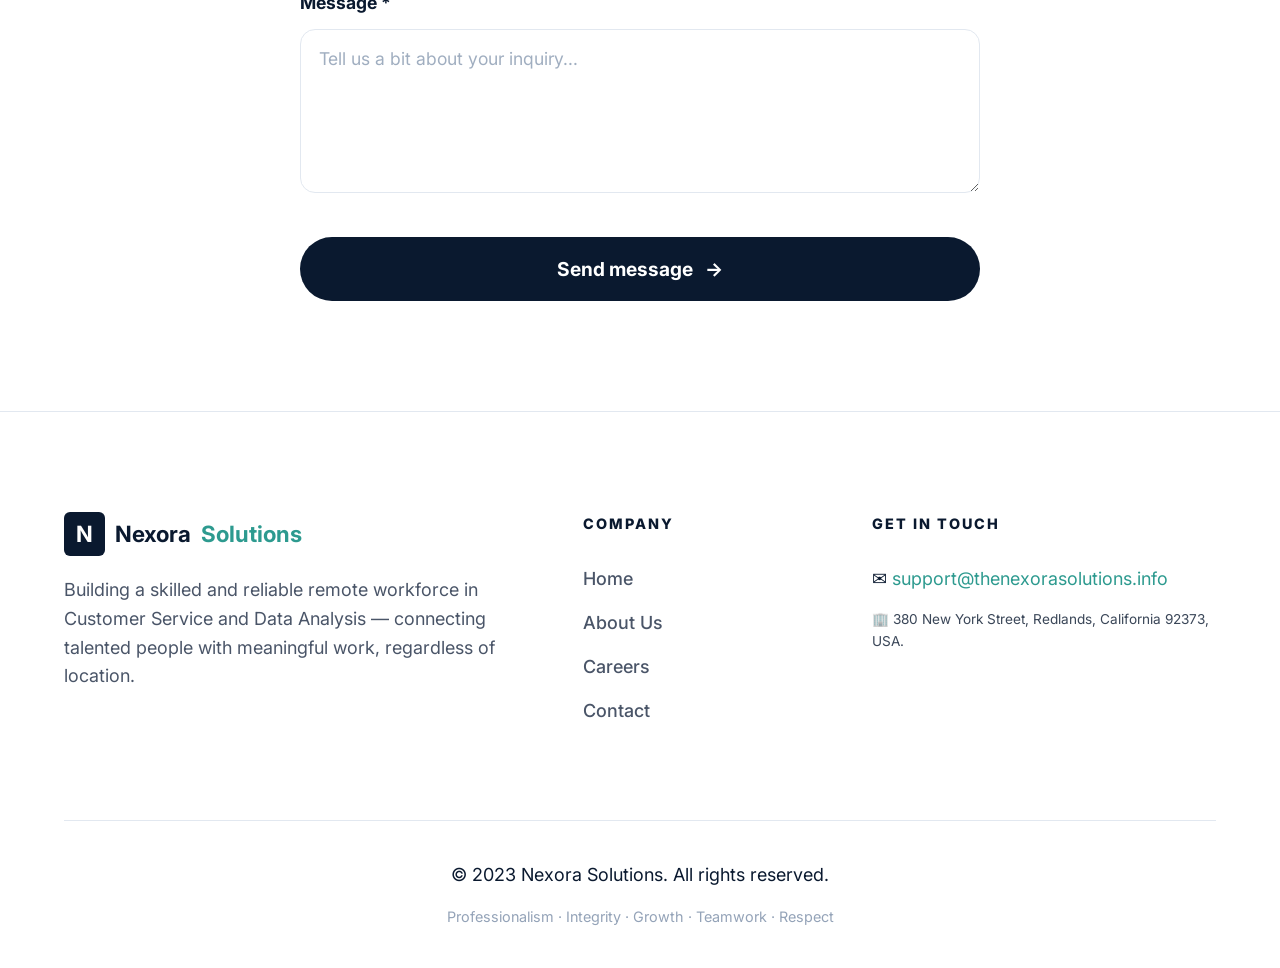
<file: contact.html>
<!DOCTYPE html>
<html lang="en">
<head>
    <!-- Google tag (gtag.js) -->
    <script async src="https://www.googletagmanager.com/gtag/js?id=G-X53CKTHE0B"></script>
    <script>
      window.dataLayer = window.dataLayer || [];
      function gtag(){dataLayer.push(arguments);}
      gtag('js', new Date());

      gtag('config', 'G-X53CKTHE0B');
    </script>

    <meta charset="UTF-8">
    <meta name="viewport" content="width=device-width, initial-scale=1.0">
    <title>Contact Us | Nexora Solutions</title>
    <!-- Professional Large Font -->
    <link href="https://fonts.googleapis.com/css2?family=Inter:wght@400;500;600;700;800&display=swap" rel="stylesheet">
    <style>
        :root {
            --navy: #0A192F;
            --teal: #2D9A8F;
            --text-dark: #0A192F;
            --text-gray: #4A5568;
            --border: #E2E8F0;
        }

        /* --- GLOBAL STYLE --- */
        * { margin: 0; padding: 0; box-sizing: border-box; font-family: 'Inter', sans-serif; }
        body { background: #fff; color: var(--text-dark); line-height: 1.6; font-size: 18px; overflow-x: hidden; }

        /* --- NAVIGATION --- */
        nav { 
            display: flex; justify-content: space-between; align-items: center; 
            padding: 20px 5%; background: #fff; border-bottom: 1px solid var(--border); 
            position: sticky; top: 0; z-index: 1000; 
        }
        .logo { display: flex; align-items: center; gap: 10px; text-decoration: none; font-weight: 700; color: var(--navy); font-size: 1.4rem; }
        .logo span { color: var(--teal); }
        .logo-box { background: var(--navy); color: white; padding: 4px 12px; border-radius: 6px; }
        
        .nav-links { display: none; list-style: none; gap: 30px; }
        .nav-links a { text-decoration: none; color: var(--navy); font-weight: 600; font-size: 1rem; }
        .burger { font-size: 32px; cursor: pointer; display: block; }

        /* --- MOBILE MENU OVERLAY --- */
        .mobile-overlay {
            position: fixed; top: 0; right: -100%; width: 100%; height: 100%;
            background: rgba(10, 25, 47, 0.4); z-index: 2000; transition: 0.3s;
        }
        .mobile-overlay.active { right: 0; }
        .menu-content {
            position: absolute; right: 0; width: 85%; height: 100%;
            background: #fff; padding: 40px 30px; display: flex; flex-direction: column;
            box-shadow: -10px 0 30px rgba(0,0,0,0.1);
        }
        .close-menu { align-self: flex-end; font-size: 40px; cursor: pointer; color: var(--teal); margin-bottom: 20px; }
        .menu-links a { 
            text-decoration: none; color: var(--text-dark); font-size: 1.4rem; 
            font-weight: 700; padding: 20px 0; border-bottom: 1px dashed #E2E8F0; display: block;
        }
        .menu-pill-btn { 
            background: var(--navy); color: white !important; padding: 18px; 
            border-radius: 50px; text-align: center; margin-top: 40px; 
            font-weight: 700; text-decoration: none; display: block;
        }

        /* --- HERO SECTION --- */
        .hero { padding: 80px 5% 40px; background: #fff; text-align: left; }
        .section-tag { color: var(--teal); font-weight: 700; font-size: 0.9rem; text-transform: uppercase; letter-spacing: 1.5px; margin-bottom: 20px; display: block; }
        h1 { font-size: 3rem; line-height: 1.1; font-weight: 800; margin-bottom: 25px; }
        h1 span { color: var(--teal); }
        .hero-p { color: var(--text-gray); font-size: 1.2rem; max-width: 650px; margin-bottom: 40px; }

        /* --- NAVY INQUIRY BOX --- */
        .inquiry-container { padding: 0 5% 60px; }
        .inquiry-box { 
            background: #14213D; 
            color: white; 
            padding: 50px 30px; 
            border-radius: 40px; 
            max-width: 900px;
            margin: 0 auto;
        }
        .inquiry-box h2 { font-size: 2.4rem; font-weight: 800; margin-bottom: 20px; }
        .inquiry-box .desc { color: #CBD5E0; font-size: 1rem; margin-bottom: 40px; line-height: 1.5; opacity: 0.9; }
        
        .contact-method { display: flex; align-items: flex-start; gap: 20px; margin-bottom: 35px; }
        .icon-circle { 
            min-width: 48px; height: 48px; background: rgba(45, 154, 143, 0.15); 
            border-radius: 12px; display: flex; align-items: center; justify-content: center; color: var(--teal); font-size: 1.3rem; 
        }
        .method-text b { display: block; font-size: 1.1rem; margin-bottom: 4px; font-weight: 700; }
        .method-text span { color: #A0AEC0; font-size: 1rem; line-height: 1.4; display: block; }
        .method-text a { color: var(--teal); text-decoration: underline; font-weight: 600; }

        .response-time-box { 
            background: rgba(10, 25, 47, 0.4); 
            border: 1px solid rgba(255,255,255,0.1);
            padding: 20px; 
            border-radius: 20px; 
            text-align: center; 
            font-size: 1rem; 
            color: #CBD5E0; 
            margin-top: 20px;
        }
        .response-time-box span { color: var(--teal); font-weight: 600; }

        /* --- CONTACT FORM --- */
        .form-section { padding: 40px 5% 100px; background: #fff; }
        .form-card { 
            max-width: 700px; margin: 0 auto; background: #fff; padding: 10px; 
            text-align: left;
        }
        .form-group { margin-bottom: 35px; }
        label { display: block; font-weight: 700; margin-bottom: 12px; color: var(--navy); font-size: 1.1rem; }
        input, textarea { 
            width: 100%; padding: 18px; border: 1px solid #E2E8F0; border-radius: 15px; 
            font-size: 1.1rem; color: var(--navy); background: #fff;
        }
        input::placeholder, textarea::placeholder { color: #A0AEC0; }
        .btn-submit { 
            width: 100%; background: var(--navy); color: white; padding: 20px; 
            border-radius: 50px; font-weight: 700; border: none; font-size: 1.2rem; cursor: pointer; 
        }

        /* --- FOOTER --- */
        footer { padding: 100px 5% 40px; border-top: 1px solid var(--border); background: #fff; }
        .footer-grid { display: grid; grid-template-columns: 1fr; gap: 60px; text-align: left; }
        .footer-header { font-size: 0.9rem; font-weight: 800; letter-spacing: 2px; text-transform: uppercase; margin-bottom: 30px; color: var(--navy); }
        
        /* NO DOTS LIST FIX */
        footer ul { list-style: none !important; padding: 0 !important; }
        .footer-links li, .contact-list li { margin-bottom: 15px; }
        .footer-links a { text-decoration: none; color: var(--text-gray); font-weight: 500; }

        .footer-bottom { 
            border-top: 1px solid var(--border); 
            margin-top: 80px; 
            padding-top: 40px; 
            text-align: center; 
        }
        .principles { 
            display: flex; 
            gap: 15px; 
            color: #94a3b8; 
            font-size: 0.9rem; 
            justify-content: center; 
            margin-top: 15px; 
            flex-wrap: wrap; 
        }

        @media (min-width: 1024px) {
            .nav-links { display: flex; } .burger { display: none; }
            h1 { font-size: 4.5rem; }
            .footer-grid { grid-template-columns: 2fr 1fr 1.5fr; }
        }
    </style>
</head>
<body>

    <!-- Header Navigation -->
    <nav>
        <a href="index.html" class="logo"><div class="logo-box">N</div> Nexora <span>Solutions</span></a>
        <ul class="nav-links">
            <li><a href="index.html">Home</a></li>
            <li><a href="about.html">About Us</a></li>
            <li><a href="careers.html">Careers</a></li>
            <li><a href="contact.html">Contact</a></li>
        </ul>
        <div class="burger" onclick="toggleMenu()">☰</div>
    </nav>

    <!-- Mobile Slide-in Menu -->
    <div class="mobile-overlay" id="mobileMenu">
        <div class="menu-content">
            <div class="close-menu" onclick="toggleMenu()">✕</div>
            <div class="menu-links">
                <a href="index.html">Home</a>
                <a href="about.html">About Us</a>
                <a href="careers.html">Careers</a>
                <a href="contact.html">Contact</a>
            </div>
            <a href="careers.html" class="menu-pill-btn">View open roles &nbsp; →</a>
        </div>
    </div>

    <!-- Contact Hero -->
    <header class="hero">
        <span class="section-tag">CONTACT</span>
        <h1>We'd love to <span>hear from you</span></h1>
        <p class="hero-p">Questions about open roles, partnerships, or how our remote teams work? Send us a message — a real person will get back to you within 2 business days.</p>
    </header>

    <!-- Navy Inquiry Box -->
    <section class="inquiry-container">
        <div class="inquiry-box">
            <h2>General inquiries</h2>
            <p class="desc">For anything that isn't a job application — partnerships, press, or questions about Nexora Solutions — use the form or reach us directly.</p>
            
            <div class="contact-method">
                <div class="icon-circle">✉</div>
                <div class="method-text">
                    <b></b>
                    <span>support@thenexorasolutions.info</span>
                </div>
            </div>

            <div class="contact-method">
                <div class="icon-circle">🏢 </div>
                <div class="method-text">
                    <b></b>
                    <span>380 New York Street, Redlands, California 92373, USA.</span>
                </div>
            </div>

            <div class="contact-method">
                <div class="icon-circle">💼</div>
                <div class="method-text">
                    <b>Applying for a job?</b>
                    <span>Please use the application form on our <a href="careers.html">Careers page</a> so it reaches the hiring team directly.</span>
                </div>
            </div>

            <div class="response-time-box">
                Typical response time: <span>under 2 business days</span>
            </div>
        </div>
    </section>

    <!-- Contact Form -->
    <section class="form-section">
        <div class="form-card">
            <form action="https://formspree.io/f/xoeabpnl" method="POST">
                <div class="form-group">
                    <label>Your name *</label>
                    <input type="text" name="name" placeholder="Jane Cooper" required>
                </div>
                <div class="form-group">
                    <label>Email address *</label>
                    <input type="email" name="email" placeholder="jane@example.com" required>
                </div>
                <div class="form-group">
                    <label>Subject</label>
                    <input type="text" name="subject" placeholder="How can we help?">
                </div>
                <div class="form-group">
                    <label>Message *</label>
                    <textarea name="message" rows="6" placeholder="Tell us a bit about your inquiry..." required></textarea>
                </div>
                <button type="submit" class="btn-submit">Send message &nbsp; →</button>
            </form>
        </div>
    </section>

    <!-- Footer -->
    <footer>
        <div class="footer-grid">
            <div>
                <a href="index.html" class="logo"><div class="logo-box">N</div> Nexora <span>Solutions</span></a>
                <p style="margin-top:20px; color:var(--text-gray); max-width: 450px;">Building a skilled and reliable remote workforce in Customer Service and Data Analysis — connecting talented people with meaningful work, regardless of location.</p>
            </div>
            <div>
                <h4 class="footer-header">COMPANY</h4>
                <ul class="footer-links">
                    <li><a href="index.html">Home</a></li>
                    <li><a href="about.html">About Us</a></li>
                    <li><a href="careers.html">Careers</a></li>
                    <li><a href="contact.html">Contact</a></li>
                </ul>
            </div>
            <div>
                <h4 class="footer-header">GET IN TOUCH</h4>
                <ul class="contact-list">
                    <li>✉ <a href="mailto:support@thenexorasolutions.info" style="color:var(--teal); text-decoration:none;">support@thenexorasolutions.info</a></li>
                    <li style="font-size: 0.85rem; opacity: 0.8; margin-top: 10px;">🏢 380 New York Street, Redlands, California 92373, USA.</li>
                </ul>
            </div>
        </div>
        
        <div class="footer-bottom">
            <p class="copyright">© 2023 Nexora Solutions. All rights reserved.</p>
            <div class="principles">Professionalism · Integrity · Growth · Teamwork · Respect</div>
        </div>
    </footer>

    <script>
        function toggleMenu() {
            const menu = document.getElementById('mobileMenu');
            menu.classList.toggle('active');
        }
    </script>

    <!-- Statcounter code wrapped in hidden div to prevent text showing at bottom -->
    <div style="display:none;">
        <script type="text/javascript">
        var sc_project=13351368; 
        var sc_invisible=1; 
        var sc_security="508da928"; 
        var scJsHost = "https://";
        document.write("<sc"+"ript type='text/javascript' src='" + scJsHost+
        "statcounter.com/counter/counter.js'></"+"script>");
        </script>
        <noscript><div class="statcounter"><a title="Web Analytics"
        href="https://statcounter.com/" target="_blank"><img class="statcounter"
        src="https://c.statcounter.com/13351368/0/508da928/1/" alt="Web Analytics"
        referrerPolicy="no-referrer-when-downgrade"></a></div></noscript>
    </div>
    <!-- Default Statcounter code for Nexora Solutions http://thenexorasolutions.info -->
    <script type="text/javascript">
    var sc_project=13351368; 
    var sc_invisible=0; 
    var sc_security="508da928"; 
    var scJsHost = "https://";
    document.write("<sc"+"ript type='text/javascript' src='" + scJsHost+
    "statcounter.com/counter/counter.js'></"+"script>");
    </script>
    <noscript><div class="statcounter"><a title="Web Analytics"
    href="https://statcounter.com/" target="_blank"><img class="statcounter"
    src="https://c.statcounter.com/13351368/0/508da928/0/" alt="Web Analytics"
    referrerPolicy="no-referrer-when-downgrade"></a></div></noscript>
    <!-- End of Statcounter Code -->

</body>
</html>
</file>
